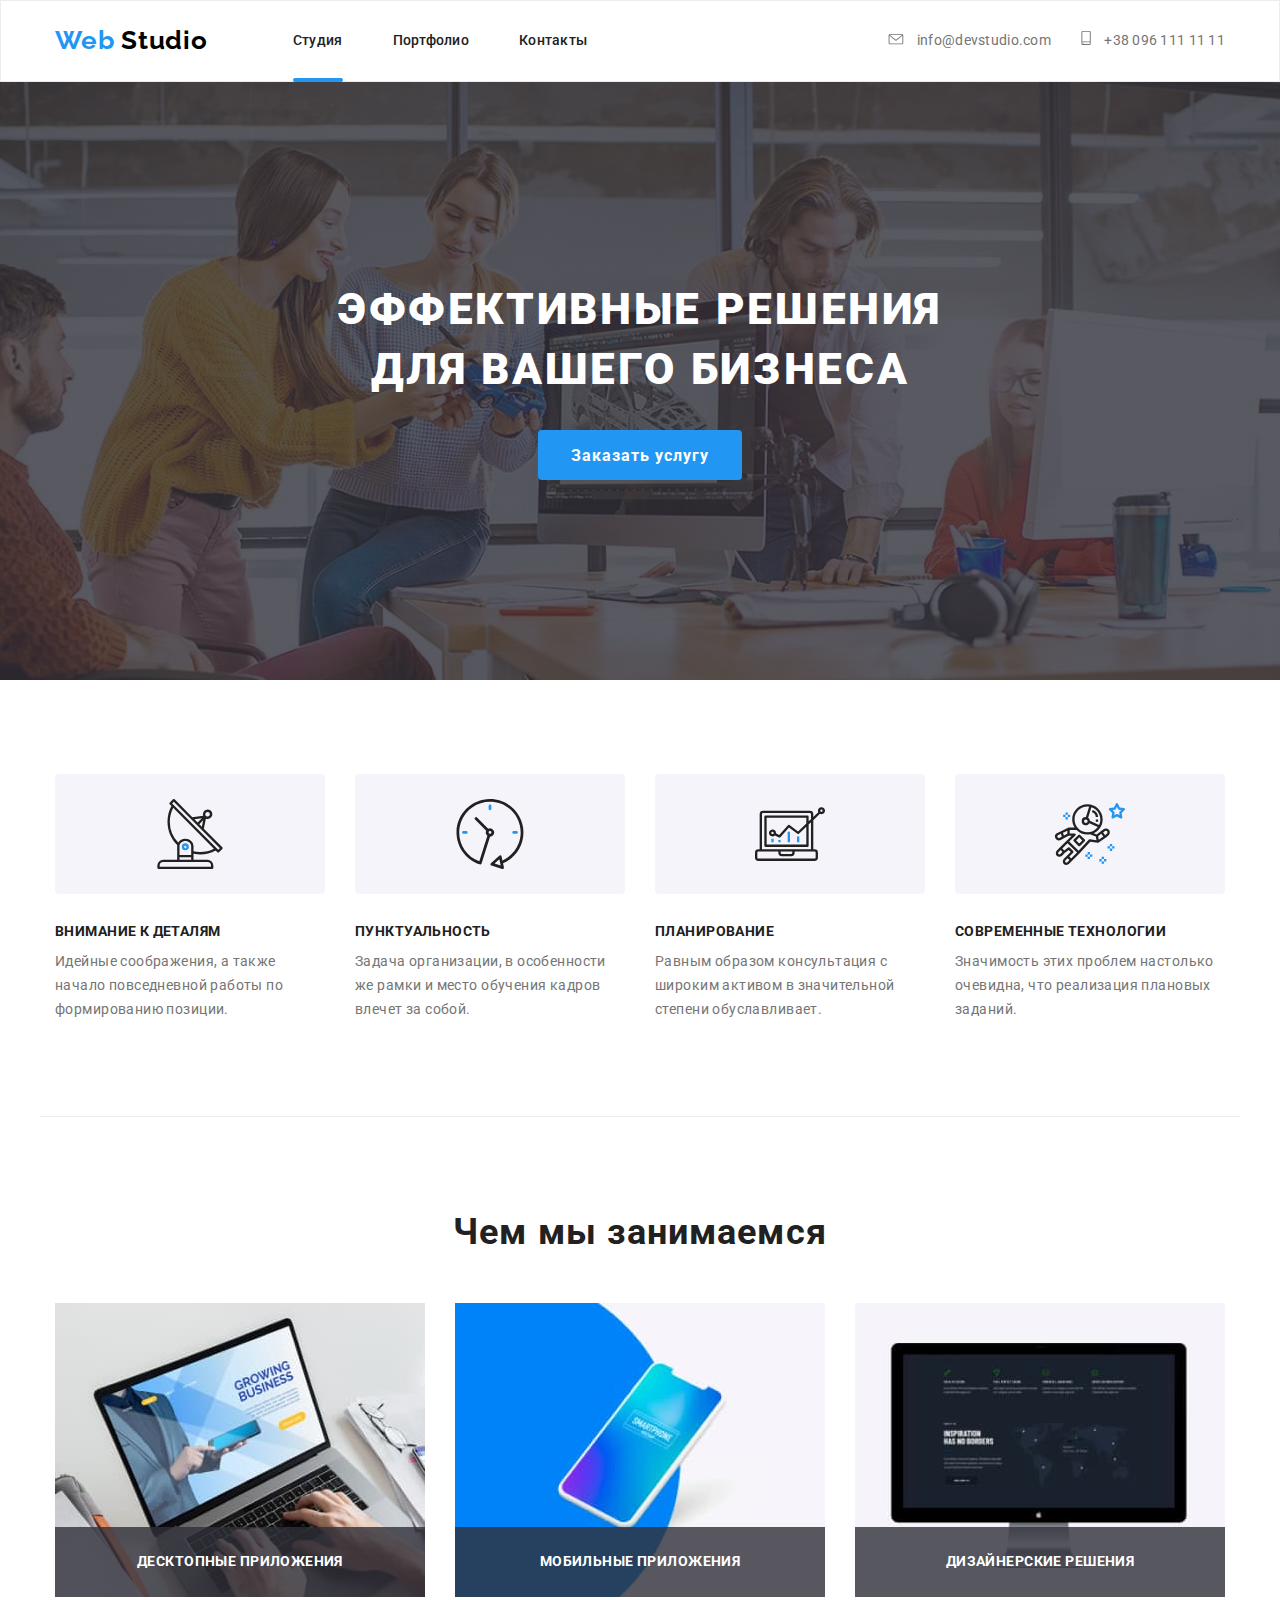
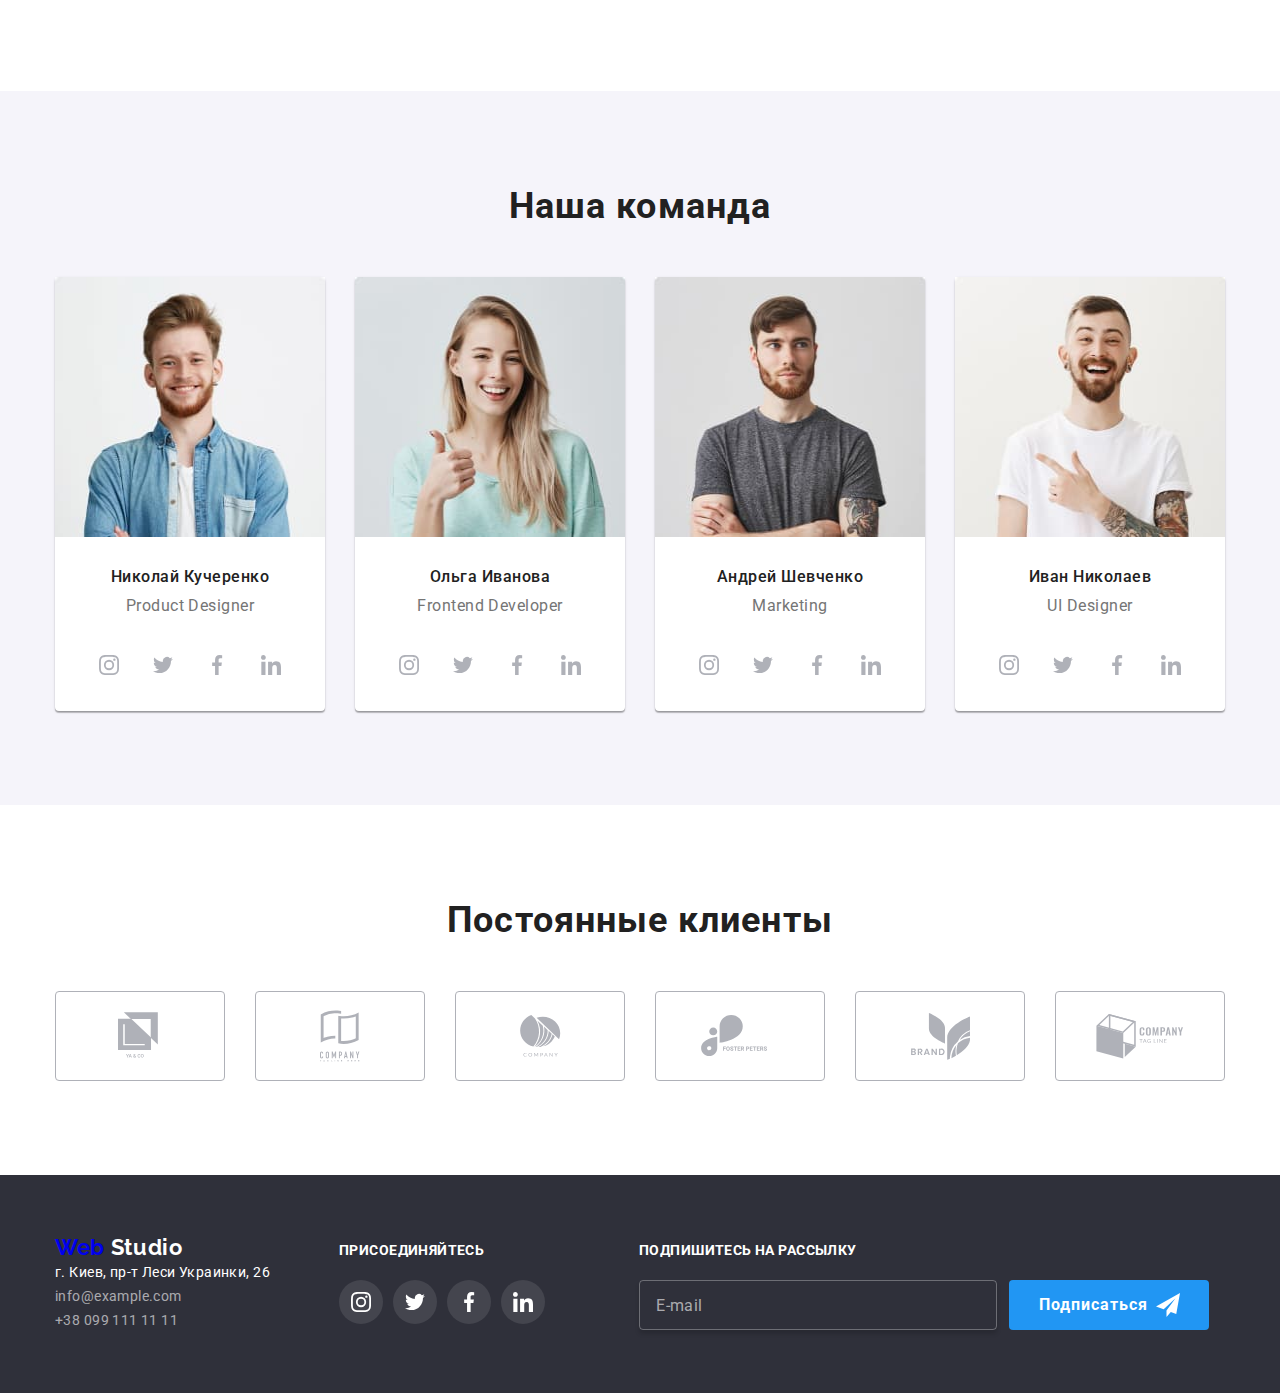
<file: index.html>
<!DOCTYPE html>
<html lang="ru">
    <head>
        <meta charset="UTF-8"/>
        <meta name="viewport" content="width=device-width, initial-scale=1.0"/>
        <title lang="en">Web Studio</title>
        <link href="https://fonts.googleapis.com/css2?family=Raleway:wght@700&family=Roboto:wght@400;500;700;900&display=swap" rel="stylesheet"/>
        <link rel="stylesheet" href="https://cdnjs.cloudflare.com/ajax/libs/modern-normalize/0.6.0/modern-normalize.min.css"/>
        <link rel="stylesheet" href="./css/styles.css"/>
    </head>
    <body>
    <!-- Шапка сайта -->
        <header class="page-header">
        <!-- Главная навигация -->
        <div class="container header-menu">
            <nav>
                <a href="./index.html" lang="en" class="studio-logo">Web <span class="logo">Studio</span></a>
                <!-- Навигация на другие страницы -->
                <ul class="nav-bar">
                    <li><a href="./index.html" class="link current">Студия</a></li>
                    <li><a href="./portfolio.html" target="_blank" class="link">Портфолио</a></li>
                    <li><a href="./contacts.html" target="_blank" class="link">Контакты</a></li>
                </ul>
                </nav>
                <ul class="contacts">
                    <li>
                        <a href="mailto:info@devstudio.com" class="studio-contacts">
                            <svg class="icon-envelope"><use href="./images/sprite.svg#icon-envelope"></use></svg>
                            info@devstudio.com</a>
                    </li>
                    <li>
                        <a href="tel:+380961111111" class="studio-contacts">
                            <svg class="icon-smartphone"><use href="./images/sprite.svg#icon-smartphone"></use></svg>
                            +38 096 111 11 11</a>
                    </li>
                </ul>
        </div>
        </header>

    <!-- Основной контент веб-студии -->
        <main>
        <!-- Основной баннер -->
            <section>
                <div class="banner">
                <div class="banner-text-box"><h1 class="banner-text">Эффективные решения для вашего бизнеса</h1></div>
                <button type="button" class="order" data-modal-open>Заказать услугу</button>
                </div>
            </section>

        <!-- Наши преимущества -->
            <section class="our-benefits">
                <div class="box">
                    <div class="container">
                        <h2 class="visually-hidden">Наши преимущества</h2>
                        <ul class="benefits-list">
                            <li>
                                <div class="bnf-icon"><svg width="70" height="70"><use href="./images/sprite.svg#icon-antenna"></use></svg></div>
                                <h3 class="title">Внимание к деталям</h3>
                                <p>Идейные соображения, а также начало повседневной работы по формированию позиции.</p>
                            </li>
                            <li>
                                <div class="bnf-icon"><svg width="70" height="70"><use href="./images/sprite.svg#icon-clock"></use></svg></div>
                                <h3 class="title">Пунктуальность</h3>
                                <p>Задача организации, в особенности же рамки и место обучения кадров влечет за собой.</p>
                            </li>
                            <li>
                                <div class="bnf-icon"><svg width="70" height="70"><use href="./images/sprite.svg#icon-diagram"></use></svg></div>
                                <h3 class="title">Планирование</h3>
                                <p>Равным образом консультация с широким активом в значительной степени обуславливает.</p>
                            </li>
                            <li>
                                <div class="bnf-icon"><svg width="70" height="70"><use href="./images/sprite.svg#icon-astronaut"></use></svg></div>
                                <h3 class="title">Современные технологии</h3>
                                <p>Значимость этих проблем настолько очевидна, что реализация плановых заданий.</p>
                            </li>
                        </ul>
                    </div>
                </div>
            </section>

        <!-- Область разработки -->
            <section class="section">
                <div class="container">
                <h2 class="projects-title">Чем мы занимаемся</h2>
                <ul class="categories">
                    <li class="target-img">
                        <img src="./images/our-projects/desktop.jpg" alt="Открытый ноутбук" width="370" height="294"/>
                        <h3 class="project">Десктопные приложения</h3>
                    </li>
                    <li class="target-img">
                        <img src="./images/our-projects/mobile.jpg" alt="Мобильный телефон" width="370" height="294"/>
                        <h3 class="project">Мобильные приложения</h3>
                    </li>
                    <li class="target-img">
                        <img src="./images/our-projects/design.jpg" alt="Дисплей с примером дизайна" width="370" height="294"/>
                        <h3 class="project">Дизайнерские решения</h3>
                    </li>
                </ul>
                </div>
            </section>

        <!-- Сотрудники -->
            <section class="team section">
                <div class="container">
                    <h2 class="team-title">Наша команда</h2>
                    <ul lang="en" class="team-list">
                        <li class="employee-card">
                            <img src="./images/employee/n-kucherenko.jpg" alt="John Smith" width="270" height="260"/>
                            <h3 class="employee-name">Николай Кучеренко</h3>
                            <p class="employee-position">Product Designer</p>
                            <ul class="social-links-list">
                                <li class="icon">
                                    <a href="http://www.instagram.com" target="_blank" rel="noreferrer noopener" aria-label="Instagram link">
                                        <svg width="20" height="20"><use href="./images/sprite.svg#icon-instagram"></use></svg>
                                    </a>
                                </li>
                                <li class="icon">
                                    <a href="http://www.twitter.com" target="_blank" rel="noreferrer noopener" aria-label="Twitter link">
                                        <svg width="20" height="20"><use href="./images/sprite.svg#icon-twitter"></use></svg>
                                    </a>
                                </li>
                                <li class="icon">
                                    <a href="http://www.facebook.com" target="_blank" rel="noreferrer noopener" aria-label="Facebook link">
                                        <svg width="20" height="20"><use href="./images/sprite.svg#icon-facebook"></use></svg> 
                                    </a>
                                </li>
                                <li class="icon">
                                    <a href="http://www.linkedin.com" target="_blank" rel="noreferrer noopener" aria-label="LinkedIn link">
                                        <svg width="20" height="20"><use href="./images/sprite.svg#icon-linkedin"></use></svg>
                                    </a>
                                </li>
                            </ul>
                        </li>
                        <li class="employee-card">
                            <img src="./images/employee/o-ivanova.jpg" alt="Marta Stewart" width="270" height="260"/>
                            <h3 class="employee-name">Ольга Иванова</h3>
                            <p class="employee-position">Frontend Developer</p>
                            <ul class="social-links-list">
                                <li class="icon">
                                    <a href="http://www.instagram.com" target="_blank" rel="noreferrer noopener" aria-label="Instagram link">
                                        <svg width="20" height="20"><use href="./images/sprite.svg#icon-instagram"></use></svg>
                                    </a>
                                </li>
                                <li class="icon">
                                    <a href="http://www.twitter.com" target="_blank" rel="noreferrer noopener" aria-label="Twitter link">
                                        <svg width="20" height="20"><use href="./images/sprite.svg#icon-twitter"></use></svg>
                                    </a>
                                </li>
                                <li class="icon">
                                    <a href="http://www.facebook.com" target="_blank" rel="noreferrer noopener" aria-label="Facebook link">
                                        <svg width="20" height="20"><use href="./images/sprite.svg#icon-facebook"></use></svg> 
                                    </a>
                                </li>
                                <li class="icon">
                                    <a href="http://www.linkedin.com" target="_blank" rel="noreferrer noopener" aria-label="LinkedIn link">
                                        <svg width="20" height="20"><use href="./images/sprite.svg#icon-linkedin"></use></svg>
                                    </a>
                                </li>
                            </ul>
                        </li>
                        <li class="employee-card">
                            <img src="./images/employee/a-shevchenko.jpg" alt="Robert Jakis" width="270" height="260"/>
                            <h3 class="employee-name">Андрей Шевченко</h3>
                            <p class="employee-position">Marketing</p>
                            <ul class="social-links-list">
                                <li class="icon">
                                    <a href="http://www.instagram.com" target="_blank" rel="noreferrer noopener" aria-label="Instagram link">
                                        <svg width="20" height="20"><use href="./images/sprite.svg#icon-instagram"></use></svg>
                                    </a>
                                </li>
                                <li class="icon">
                                    <a href="http://www.twitter.com" target="_blank" rel="noreferrer noopener" aria-label="Twitter link">
                                        <svg width="20" height="20"><use href="./images/sprite.svg#icon-twitter"></use></svg>
                                    </a>
                                </li>
                                <li class="icon">
                                    <a href="http://www.facebook.com" target="_blank" rel="noreferrer noopener" aria-label="Facebook link">
                                        <svg width="20" height="20"><use href="./images/sprite.svg#icon-facebook"></use></svg> 
                                    </a>
                                </li>
                                <li class="icon">
                                    <a href="http://www.linkedin.com" target="_blank" rel="noreferrer noopener" aria-label="LinkedIn link">
                                        <svg width="20" height="20"><use href="./images/sprite.svg#icon-linkedin"></use></svg>
                                    </a>
                                </li>
                            </ul>
                        </li>

                        <li class="employee-card">
                            <img src="./images/employee/i-nikolaev.jpg" alt="Martin Doe" width="270" height="260"/>
                            <h3 class="employee-name">Иван Николаев</h3>
                            <p class="employee-position">UI Designer</p>
                            <ul class="social-links-list">
                                <li class="icon">
                                    <a href="http://www.instagram.com" target="_blank" rel="noreferrer noopener" aria-label="Instagram link">
                                        <svg width="20" height="20"><use href="./images/sprite.svg#icon-instagram"></use></svg>
                                    </a>
                                </li>
                                <li class="icon">
                                    <a href="http://www.twitter.com" target="_blank" rel="noreferrer noopener" aria-label="Twitter link">
                                        <svg width="20" height="20"><use href="./images/sprite.svg#icon-twitter"></use></svg>
                                    </a>
                                </li>
                                <li class="icon">
                                    <a href="http://www.facebook.com" target="_blank" rel="noreferrer noopener" aria-label="Facebook link">
                                        <svg width="20" height="20"><use href="./images/sprite.svg#icon-facebook"></use></svg> 
                                    </a>
                                </li>
                                <li class="icon">
                                    <a href="http://www.linkedin.com" target="_blank" rel="noreferrer noopener" aria-label="LinkedIn link">
                                        <svg width="20" height="20"><use href="./images/sprite.svg#icon-linkedin"></use></svg>
                                    </a>
                                </li>
                            </ul>
                        </li>
                    </ul>
                </div>
            </section>

        <!-- Клиенты -->
            <section class="section">
                <div class="container">
                <h2 class="clients-title">Постоянные клиенты</h2>
                <ul class="clients-list">
                    <li>
                        <a href="" class="client-icon">
                        <svg width="44" height="49"><use href="./images/sprite.svg#icon-logo-1"></use></svg> 
                        </a>
                    </li>
                    <li>
                        <a href="" class="client-icon">
                            <svg width="40" height="52"><use href="./images/sprite.svg#icon-logo-2"></use></svg>                     
                        </a>
                    </li>
                    <li>
                        <a href="" class="client-icon">
                            <svg width="41" height="42"><use href="./images/sprite.svg#icon-logo-3"></use></svg>                       
                        </a>
                    </li>
                    <li>
                        <a href="" class="client-icon">
                            <svg width="79" height="42"><use href="./images/sprite.svg#icon-logo-4"></use></svg>
                        </a>
                    </li>
                    <li>
                        <a href="" class="client-icon">
                            <svg width="59" height="47"><use href="./images/sprite.svg#icon-logo-5"></use></svg>
                        </a>
                    </li>
                    <li>
                        <a href="" class="client-icon">
                            <svg width="88" height="45"><use href="./images/sprite.svg#icon-logo-6"></use></svg>
                        </a>
                    </li>
                </ul>
                </div>
            </section>
        </main>
    <!-- Подвал сайта -->
        <footer class="page-footer">
            <div class="container ">
                <div class="footer-box">
                    <div class="location">
                        <a href="./index.html" lang="en" class="studio-logo-footer">Web <span class="footer-logo">Studio</span></a>
                        <a href="" class="map-link">г. Киев, пр-т Леси Украинки, 26</a>
                        <address>
                        <a href="mailto:info@example.com" class="footer-contacts">info@example.com</a><br/>
                        <a href="tel:+380991111111" class="footer-contacts">+38 099 111 11 11</a>
                        </address>
                    </div>
                    <div class="community">
                        <b class="join-us">Присоединяйтесь</b>
                        <ul class="community-footer">
                            <li class="icon icon-footer">
                                <a href="http://www.instagram.com" target="_blank" rel="noreferrer noopener" aria-label="Instagram link">
                                    <svg width="20" height="20"><use href="./images/sprite.svg#icon-instagram"></use></svg>
                                </a>
                            </li>
                            <li class="icon icon-footer">
                                <a href="http://www.twitter.com" target="_blank" rel="noreferrer noopener" aria-label="Twitter link">
                                    <svg width="20" height="20"><use href="./images/sprite.svg#icon-twitter"></use></svg>
                                </a>
                            </li>
                            <li class="icon icon-footer">
                                <a href="http://www.facebook.com" target="_blank" rel="noreferrer noopener" aria-label="Facebook link">
                                    <svg width="20" height="20"><use href="./images/sprite.svg#icon-facebook"></use></svg> 
                                </a>
                            </li>
                            <li class="icon icon-footer">
                                <a href="http://www.linkedin.com" target="_blank" rel="noreferrer noopener" aria-label="LinkedIn link">
                                    <svg width="20" height="20"><use href="./images/sprite.svg#icon-linkedin"></use></svg>
                                </a>
                            </li>
                        </ul>
                    </div>
                    <div class="subscribtion">
                    <b class="join-us">Подпишитесь на рассылку</b>
                        <form class="footer-form js-speaker-form">
                            <label for="mail-sub"></label>
                            <input type="email" name="mail-sub" id="mail-sub" placeholder="E-mail" class="footer-input" required>
                            <button type="submit" class="subscribe-btn">Подписаться
                                <svg width="24" height="24"><use href="./images/sprite.svg#icon-send"></use></svg>
                            </button>
                        </form>                       
                    </div>
                </div>
            </div>
        </footer>

        <div class="backdrop is-hidden" data-modal>
            <div class="modal">
                <b class="modal-header">Оставьте свои данные, мы вам перезвоним</b>
                <button type="button" class="btn-close-modal" data-modal-close>
                    <svg width="18" height="18"><use href="./images/sprite.svg#icon-close-modal"></use></svg>
                </button>
                <form class="form js-speaker-form" autocomplete="off">
                    <label class="modal-form-field">
                        <input type="text" name="name" placeholder=" " class="modal-input">
                        <span class="input-label">Имя</span>
                        <svg width="18" height="18" class="icon-modal"><use href="./images/sprite.svg#form-name"></use></svg>
                    </label>
                    <label class="modal-form-field">
                        <input type="tel" name="tel" placeholder=" " class="modal-input">
                        <span class="input-label">Телефон</span>
                        <svg width="18" height="18" class="icon-modal"><use href="./images/sprite.svg#form-tel"></use></svg>
                    </label>
                    <label class="modal-form-field">
                        <input type="email" name="mail" placeholder=" " class="modal-input">
                        <span class="input-label">Почта</span> 
                        <svg width="18" height="18" class="icon-modal"><use href="./images/sprite.svg#form-mail"></use></svg>
                    </label>
                    <label class="comment-field">
                        <textarea name="comment" placeholder=" "></textarea>
                        <span class="input-label">Комментарий</span>
                    </label>
                    <label class="checkbox-label">
                        <input class="checkbox" type="checkbox" name="policy">
                        <span class="checkbox-icon"></span>
                        <span>Соглашаюсь с рассылкой и принимаю <a href="">Условия договора</a></span>
                    </label>
                    <button type="submit" class="order submit">Отправить</button>
                </form> 
            </div>
        </div>

        <script src="./js/modal.js"></script>
        <script src="./js/speaker-form.js"></script>
    </body>
</html>
</file>
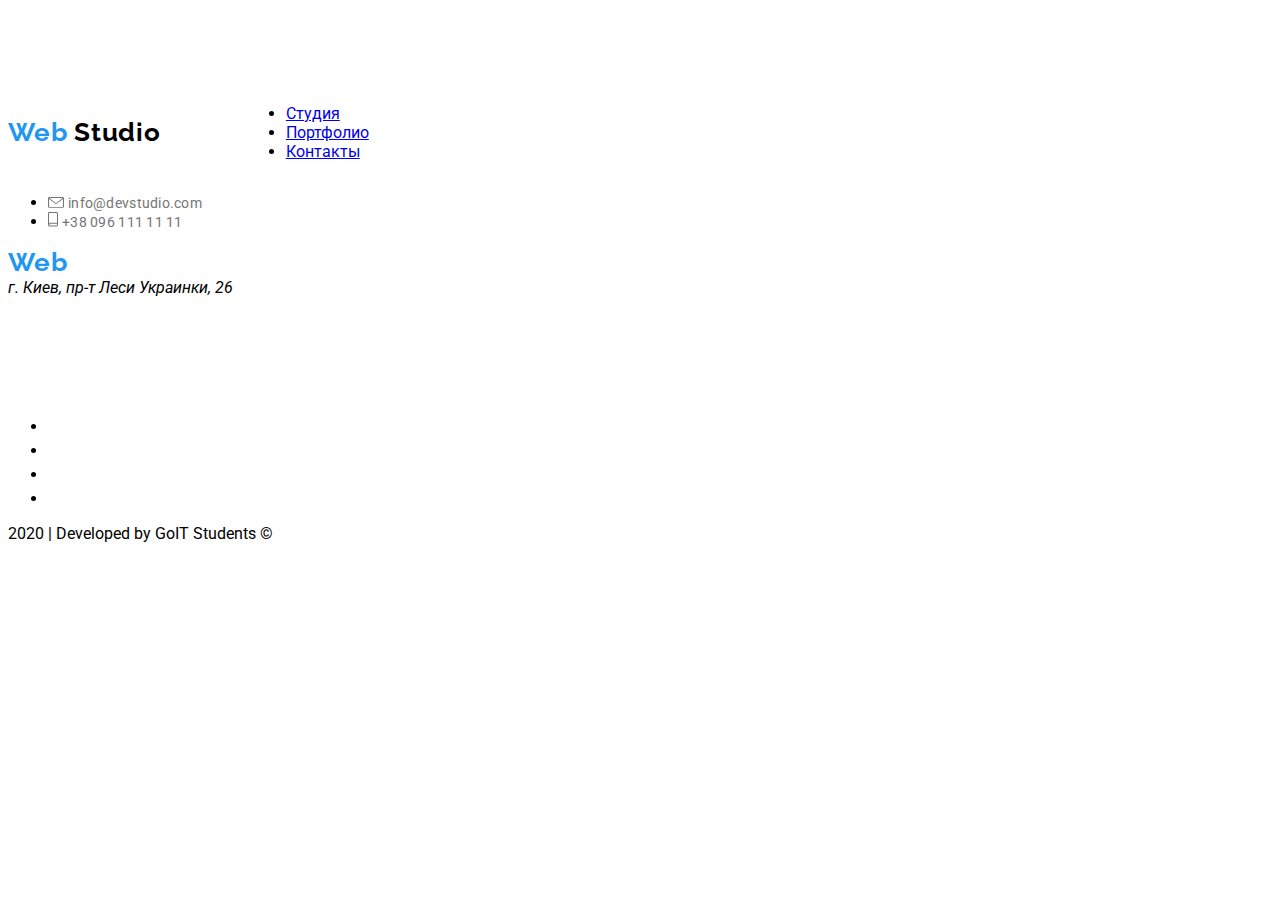
<file: contacts.html>
<!DOCTYPE html>
<html lang="ru">
<head>
    <meta charset="UTF-8">
    <meta name="viewport" content="width=device-width, initial-scale=1.0">
    <title>Контакты</title>
    <link rel="stylesheet" href="./css/styles.css">
    <link href="https://fonts.googleapis.com/css2?family=Roboto:wght@500&display=swap" rel="stylesheet">
    <link href="https://fonts.googleapis.com/css2?family=Raleway:wght@500&family=Roboto:wght@500&display=swap" rel="stylesheet">
</head>
<body>
    <!-- Шапка сайта -->
    <header>
        <!-- Главная навигация -->
        <nav>
            <a href="./index.html" lang="en" class="studio-logo">Web <span class="logo">Studio</span></a>
            <!-- Навигация на другие страницы -->
            <ul>
                <li><a href="./index.html" target="_blank" class="nav-link">Студия</a></li>
                <li><a href="./portfolio.html" target="_blank" class="nav-link">Портфолио</a></li>
                <li><a href="./contacts.html" class="nav-link">Контакты</a></li>
            </ul>
        </nav>

        <ul>
            <li>
                <svg width="16" height="11" viewBox="0 0 16 11" fill="none" xmlns="http://www.w3.org/2000/svg">
                <path d="M14.5 0H1.50001C0.672854 0 0 0.608544 0 1.35664V9.49644C0 10.2445 0.672854 10.8531 1.50001 10.8531H14.5C15.3271 10.8531 16 10.2445 16 9.49644V1.35664C16 0.608544 15.3271 0 14.5 0ZM14.5 0.904418C14.5679 0.904418 14.6325 0.917165 14.6916 0.939428L8 6.18479L1.30833 0.939428C1.36742 0.917196 1.43204 0.904418 1.49998 0.904418H14.5ZM14.5 9.94863H1.50001C1.22414 9.94863 0.999996 9.74594 0.999996 9.49641V1.89496L7.67236 7.12497C7.76661 7.1987 7.8833 7.23538 8 7.23538C8.1167 7.23538 8.23339 7.19874 8.32764 7.12497L15 1.89496V9.49644C15 9.74594 14.7759 9.94863 14.5 9.94863Z" fill="#757575"/>
                </svg>
                <a href="mailto:info@devstudio.com" class="studio-contacts">info@devstudio.com</a>
            </li>
            <li>
                <svg width="10" height="15" viewBox="0 0 10 15" fill="none" xmlns="http://www.w3.org/2000/svg">
                    <path d="M8.5 0H1.5C0.672848 0 0 0.60854 0 1.35663V13.1141C0 13.8622 0.672848 14.4708 1.5 14.4708H8.5C9.32715 14.4708 10 13.8622 10 13.1141V1.35663C10 0.60854 9.32715 0 8.5 0ZM1.5 0.904423H8.5C8.77588 0.904423 9 1.10712 9 1.35663V10.8531H1V1.35663C1 1.10712 1.22412 0.904423 1.5 0.904423ZM8.5 13.5663H1.5C1.22412 13.5663 1 13.3636 1 13.1141V11.7575H9V13.1141C9 13.3636 8.77588 13.5663 8.5 13.5663Z" fill="#757575"/>
                    <path d="M2.35355 12.3422C2.54882 12.5188 2.54882 12.8051 2.35355 12.9817C2.15828 13.1583 1.84172 13.1583 1.64645 12.9817C1.45118 12.8051 1.45118 12.5188 1.64645 12.3422C1.84172 12.1656 2.15828 12.1656 2.35355 12.3422Z" fill="#757575"/>
                </svg>                   
                <a href="tel:+380961111111" class="studio-contacts">+38 096 111 11 11</a>
            </li>
        </ul>
    </header>
    <!-- Основные контакты веб-студии -->
   
    <!-- Подвал сайта -->
    <footer>
        <a href="./index.html" lang="en" class="studio-logo">Web <span class="footer-logo">Studio</span></a>
        <address>
            г. Киев, пр-т Леси Украинки, 26
        </address>
        <address>
            <a href="mailto:info@example.com" class="footer-contacts">info@example.com</a><br>
            <a href="tel:+380991111111" class="footer-contacts">+38 099 111 11 11</a>
          </address>
        <p class="join-us">Присоединяйтесь</p>           
        <ul>
            <li>
                <a href="http://www.instagram.com" target="_blank" rel="noreferrer noopener" aria-label="Instagram link">
                    <svg width="20" height="20" viewBox="0 0 20 20" fill="none" xmlns="http://www.w3.org/2000/svg">
                        <path d="M19.9804 5.88005C19.9336 4.81738 19.7617 4.0868 19.5156 3.45374C19.2616 2.78176 18.8709 2.18014 18.359 1.68002C17.8589 1.1721 17.2533 0.777435 16.5891 0.527447C15.9524 0.281274 15.2256 0.109427 14.163 0.0625732C13.0924 0.0117516 12.7525 0 10.0371 0C7.32173 0 6.98185 0.0117516 5.91521 0.0586052C4.85253 0.105459 4.12195 0.277459 3.48904 0.523479C2.81692 0.777435 2.2153 1.16814 1.71517 1.68002C1.20726 2.18014 0.812743 2.78573 0.562603 3.44992C0.31643 4.0868 0.144583 4.81341 0.0977294 5.87609C0.0469078 6.9467 0.0351562 7.28658 0.0351562 10.002C0.0351562 12.7173 0.0469078 13.0572 0.0937614 14.1239C0.140615 15.1865 0.312615 15.9171 0.558787 16.5502C0.812743 17.2221 1.20726 17.8238 1.71517 18.3239C2.2153 18.8318 2.82088 19.2265 3.48508 19.4765C4.12195 19.7226 4.84856 19.8945 5.91139 19.9413C6.97788 19.9883 7.31791 19.9999 10.0333 19.9999C12.7487 19.9999 13.0885 19.9883 14.1552 19.9413C15.2179 19.8945 15.9484 19.7226 16.5813 19.4765C17.9254 18.9568 18.9881 17.8941 19.5078 16.5502C19.7538 15.9133 19.9258 15.1865 19.9727 14.1239C20.0195 13.0572 20.0313 12.7173 20.0313 10.002C20.0313 7.28658 20.0273 6.9467 19.9804 5.88005ZM18.1794 14.0457C18.1364 15.0225 17.9723 15.5499 17.8356 15.9015C17.4995 16.7728 16.808 17.4643 15.9367 17.8004C15.5851 17.9372 15.0538 18.1012 14.0809 18.1441C13.026 18.1911 12.7096 18.2027 10.0411 18.2027C7.37255 18.2027 7.05221 18.1911 6.00113 18.1441C5.02438 18.1012 4.49693 17.9372 4.1453 17.8004C3.71171 17.6402 3.31704 17.3862 2.9967 17.0541C2.6646 16.7298 2.41065 16.3391 2.2504 15.9055C2.11365 15.5539 1.94959 15.0225 1.90671 14.0497C1.8597 12.9948 1.8481 12.6783 1.8481 10.0097C1.8481 7.34122 1.8597 7.02087 1.90671 5.96995C1.94959 4.99319 2.11365 4.46575 2.2504 4.11412C2.41065 3.68038 2.6646 3.28586 3.00067 2.96536C3.32483 2.63327 3.71553 2.37931 4.14927 2.21921C4.5009 2.08247 5.03231 1.9184 6.0051 1.87537C7.05999 1.82851 7.37652 1.81676 10.0449 1.81676C12.7174 1.81676 13.0337 1.82851 14.0848 1.87537C15.0616 1.9184 15.589 2.08247 15.9407 2.21921C16.3742 2.37931 16.7689 2.63327 17.0893 2.96536C17.4213 3.28967 17.6753 3.68038 17.8356 4.11412C17.9723 4.46575 18.1364 4.99701 18.1794 5.96995C18.2263 7.02484 18.238 7.34122 18.238 10.0097C18.238 12.6783 18.2263 12.9908 18.1794 14.0457Z" fill="#FFFFFF"/>
                        <path d="M10.0371 4.86414C7.20074 4.86414 4.89941 7.16531 4.89941 10.0019C4.89941 12.8384 7.20074 15.1396 10.0371 15.1396C12.8737 15.1396 15.1749 12.8384 15.1749 10.0019C15.1749 7.16531 12.8737 4.86414 10.0371 4.86414ZM10.0371 13.3346C8.19702 13.3346 6.70442 11.8421 6.70442 10.0019C6.70442 8.16159 8.19702 6.66914 10.0371 6.66914C11.8774 6.66914 13.3698 8.16159 13.3698 10.0019C13.3698 11.8421 11.8774 13.3346 10.0371 13.3346Z" fill="#FFFFFF"/>
                        <path d="M16.5775 4.6611C16.5775 5.32346 16.0404 5.86052 15.3779 5.86052C14.7155 5.86052 14.1785 5.32346 14.1785 4.6611C14.1785 3.99858 14.7155 3.46167 15.3779 3.46167C16.0404 3.46167 16.5775 3.99858 16.5775 4.6611Z" fill="#FFFFFF"/>
                    </svg>
                </a>  
            </li>
            <li>
                <a href="http://www.twitter.com" target="_blank" rel="noreferrer noopener" aria-label="Twitter link">
                    <svg width="20" height="20" viewBox="0 0 20 20" fill="none" xmlns="http://www.w3.org/2000/svg">
                        <path d="M20 3.79875C19.2563 4.125 18.4637 4.34125 17.6375 4.44625C18.4875 3.93875 19.1363 3.14125 19.4412 2.18C18.6488 2.6525 17.7738 2.98625 16.8412 3.1725C16.0887 2.37125 15.0162 1.875 13.8462 1.875C11.5763 1.875 9.74875 3.7175 9.74875 5.97625C9.74875 6.30125 9.77625 6.61375 9.84375 6.91125C6.435 6.745 3.41875 5.11125 1.3925 2.6225C1.03875 3.23625 0.83125 3.93875 0.83125 4.695C0.83125 6.115 1.5625 7.37375 2.6525 8.1025C1.99375 8.09 1.3475 7.89875 0.8 7.5975C0.8 7.61 0.8 7.62625 0.8 7.6425C0.8 9.635 2.22125 11.29 4.085 11.6712C3.75125 11.7625 3.3875 11.8062 3.01 11.8062C2.7475 11.8062 2.4825 11.7913 2.23375 11.7362C2.765 13.36 4.2725 14.5538 6.065 14.5925C4.67 15.6838 2.89875 16.3412 0.98125 16.3412C0.645 16.3412 0.3225 16.3263 0 16.285C1.81625 17.4563 3.96875 18.125 6.29 18.125C13.835 18.125 17.96 11.875 17.96 6.4575C17.96 6.27625 17.9538 6.10125 17.945 5.9275C18.7588 5.35 19.4425 4.62875 20 3.79875Z" fill="#FFFFFF"/>
                    </svg>
                </a>                       
            </li>
            <li>
                <a href="http://www.facebook.com" target="_blank" rel="noreferrer noopener" aria-label="Facebook link">
                    <svg width="20" height="20" viewBox="0 0 20 20" fill="none" xmlns="http://www.w3.org/2000/svg">
                        <path d="M13.3308 3.32083H15.1566V0.140833C14.8416 0.0975 13.7583 0 12.4966 0C9.8641 0 8.06076 1.65583 8.06076 4.69917V7.5H5.15576V11.055H8.06076V20H11.6224V11.0558H14.4099L14.8524 7.50083H11.6216V5.05167C11.6224 4.02417 11.8991 3.32083 13.3308 3.32083Z" fill="#FFFFFF"/>
                    </svg>
                </a>                           
            </li>
            <li>
                <a href="http://www.linkedin.com" target="_blank" rel="noreferrer noopener" aria-label="LinkedIn link">
                    <svg width="20" height="20" viewBox="0 0 20 20" fill="none" xmlns="http://www.w3.org/2000/svg">
                        <path d="M19.9951 20.0001V19.9993H20.0001V12.6643C20.0001 9.07593 19.2276 6.31177 15.0326 6.31177C13.0159 6.31177 11.6626 7.41843 11.1101 8.4676H11.0517V6.64677H7.07422V19.9993H11.2159V13.3876C11.2159 11.6468 11.5459 9.96343 13.7017 9.96343C15.8259 9.96343 15.8576 11.9501 15.8576 13.4993V20.0001H19.9951Z" fill="#FFFFFF"/>
                        <path d="M0.330078 6.64746H4.47675V20H0.330078V6.64746Z" fill="#FFFFFF"/>
                        <path d="M2.40167 0C1.07583 0 0 1.07583 0 2.40167C0 3.7275 1.07583 4.82583 2.40167 4.82583C3.7275 4.82583 4.80333 3.7275 4.80333 2.40167C4.8025 1.07583 3.72667 0 2.40167 0V0Z" fill="#FFFFFF"/>
                    </svg>
                </a>                           
            </li>
        </ul>
        <p class="copyright">2020 | Developed by GoIT Students &copy;</p>

    </footer>
    
</body>
</html>
</file>
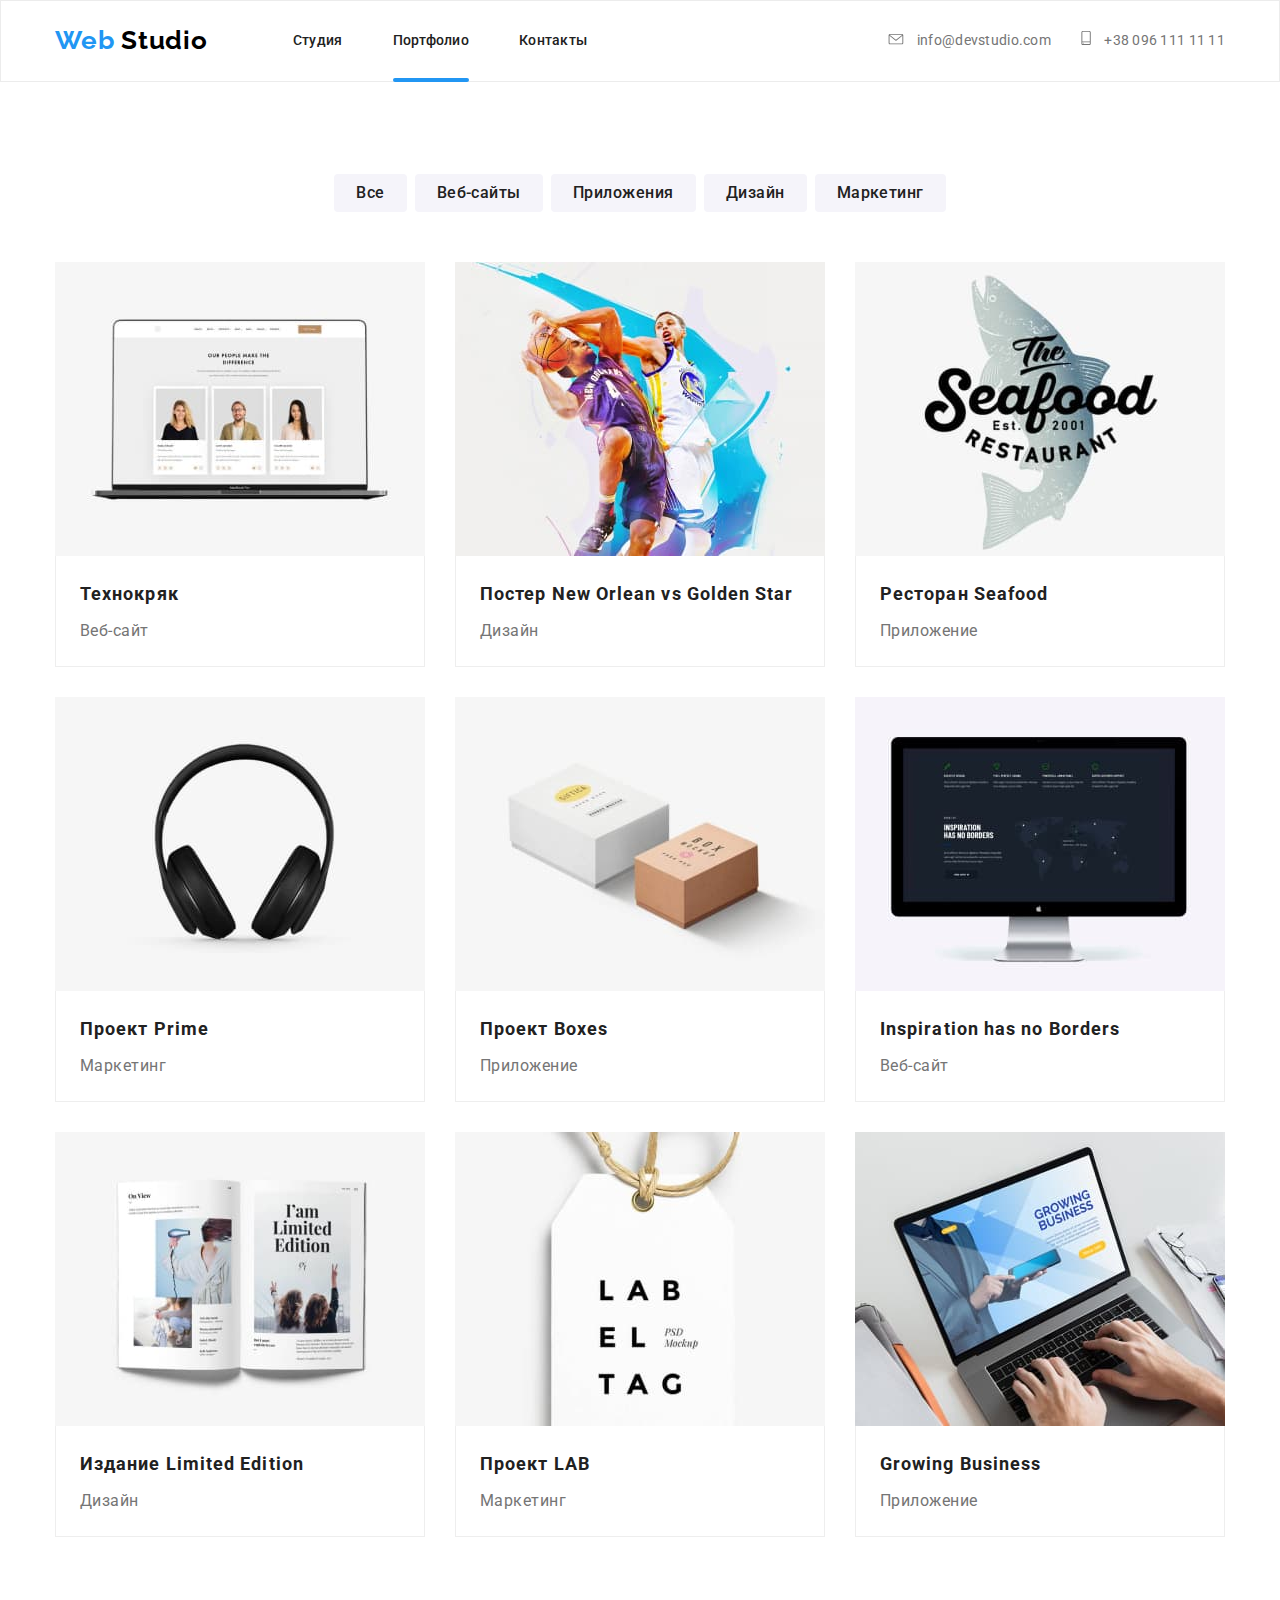
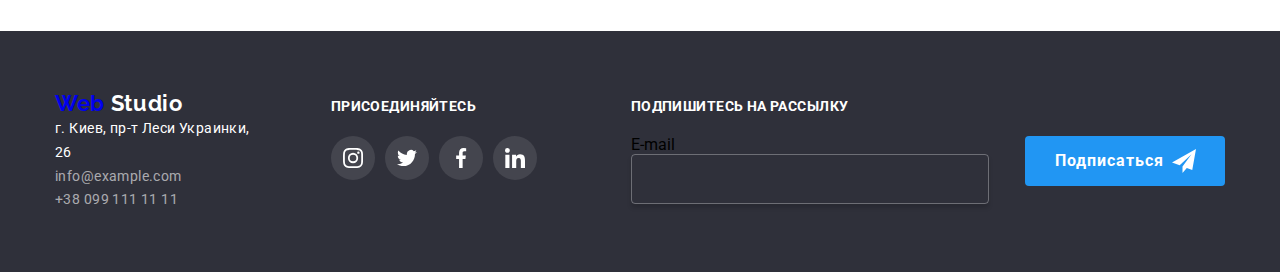
<file: portfolio.html>
<!DOCTYPE html>
<html lang="ru">
<head>
    <meta charset="UTF-8">
    <meta name="viewport" content="width=device-width, initial-scale=1.0">
    <title>Портфолио</title>
    <link href="https://fonts.googleapis.com/css2?family=Raleway:wght@700&family=Roboto:wght@400;500;700;900&display=swap" rel="stylesheet">
    <link rel="stylesheet" href="https://cdnjs.cloudflare.com/ajax/libs/modern-normalize/0.6.0/modern-normalize.min.css"/>
    <link rel="stylesheet" href="./css/styles.css">
</head>
<body>
    <!-- Шапка сайта -->
    <header class="page-header">
        <!-- Главная навигация -->
        <div class="container header-menu">
            <nav>
                <a href="./index.html" lang="en" class="studio-logo">Web <span class="logo">Studio</span></a>
                <!-- Навигация на другие страницы -->
                <ul class="nav-bar">
                    <li><a href="./index.html" class="link">Студия</a></li>
                    <li><a href="./portfolio.html" target="_blank" class="link current">Портфолио</a></li>
                    <li><a href="./contacts.html" target="_blank" class="link">Контакты</a></li>
                </ul>
                </nav>
                <ul class="contacts">
                    <li>
                        <a href="mailto:info@devstudio.com" class="studio-contacts">
                            <svg class="icon-envelope"><use href="./images/sprite.svg#icon-envelope"></use></svg>
                            info@devstudio.com</a>
                    </li>
                    <li>
                        <a href="tel:+380961111111" class="studio-contacts">
                            <svg class="icon-smartphone"><use href="./images/sprite.svg#icon-smartphone"></use></svg>
                            +38 096 111 11 11</a>
                    </li>
                </ul>
        </div>
    </header>
    <!-- Основной контент портфолио веб-студии -->
    <!-- Навигация по альбомам -->
    <main>
        <section class="section">
            <div class="container">      
                <h1 class="visually-hidden">Карточки проектов</h1>
                <ul class="filter">
                    <li class="filter-btn"><button type="button" class="nav-portfolio">Все</button></li>
                    <li class="filter-btn"><button type="button" class="nav-portfolio">Веб-сайты</button></li>
                    <li class="filter-btn"><button type="button" class="nav-portfolio">Приложения</button></li>
                    <li class="filter-btn"><button type="button" class="nav-portfolio">Дизайн</button></li>
                    <li class="filter-btn"><button type="button" class="nav-portfolio">Маркетинг</button></li>
                </ul>
            </div>
        <!-- Примеры работ -->
            <div class="container">
                <ul class="work-list">
                    <li>
                        <a href="" class="work-item">
                            <div class="project-img">
                                <img src="./images/portfolio/project-1.jpg" alt="Оформление сайта" width="370" height="294"/>
                                <p class="overlay">Технокряк это современная площадка распространения коронавируса. Компании используют эту платформу для цифрового шпионажа и атак на защищённые сервера конкурентов.</p>
                            </div>
                            <div class="work-description">
                                <h2 class="list-title">Технокряк</h2>
                                <p class="work-type">Веб-сайт</p>
                            </div>
                        </a>
                    </li>
                    <li>
                        <a href="" class="work-item">
                            <div class="project-img">
                                <img src="./images/portfolio/project-2.jpg" alt="Постер с баскетболистами" width="370" height="294"/>
                                <p class="overlay">Технокряк это современная площадка распространения коронавируса. Компании используют эту платформу для цифрового шпионажа и атак на защищённые сервера конкурентов.</p>
                            </div>
                            <div class="work-description">
                                <h2 class="list-title">Постер New Orlean vs Golden Star</h2>
                                <p class="work-type">Дизайн</p>
                            </div>
                        </a>
                    </li>
                    <li>
                        <a href="" class="work-item">
                            <div class="project-img">
                                <img src="./images/portfolio/project-3.jpg" alt="Лого ресторана" width="370" height="294">
                                <p class="overlay">Технокряк это современная площадка распространения коронавируса. Компании используют эту платформу для цифрового шпионажа и атак на защищённые сервера конкурентов.</p>
                            </div>
                            <div class="work-description">
                                <h2 class="list-title">Ресторан Seafood</h2>
                                <p class="work-type">Приложение</p>
                            </div>
                        </a>
                    </li>
                    <li>
                        <a href="" class="work-item">
                            <div class="project-img">
                                <img src="./images/portfolio/project-4.jpg" alt="Наушники" width="370" height="294">
                                <p class="overlay">Технокряк это современная площадка распространения коронавируса. Компании используют эту платформу для цифрового шпионажа и атак на защищённые сервера конкурентов.</p>
                            </div>
                            <div class="work-description">
                                <h2 class="list-title">Проект Prime</h2>
                                <p class="work-type">Маркетинг</p>
                            </div>
                        </a>
                    </li>
                    <li>
                        <a href="" class="work-item">
                            <div class="project-img">
                                <img src="./images/portfolio/project-5.jpg" alt="Картонные коробки" width="370" height="294">
                                <p class="overlay">Технокряк это современная площадка распространения коронавируса. Компании используют эту платформу для цифрового шпионажа и атак на защищённые сервера конкурентов.</p>
                            </div>
                            <div class="work-description">
                                <h2 class="list-title">Проект Boxes</h2>
                                <p class="work-type">Приложение</p>
                            </div>
                        </a>
                    </li>
                    <li>
                        <a href="" class="work-item">
                            <div class="project-img">
                                <img src="./images/portfolio/project-6.jpg" alt="Монитор" width="370" height="294">
                                <p class="overlay">Технокряк это современная площадка распространения коронавируса. Компании используют эту платформу для цифрового шпионажа и атак на защищённые сервера конкурентов.</p>
                            </div>
                            <div class="work-description">
                                <h2 lang="en" class="list-title">Inspiration has no Borders</h2>
                                <p class="work-type">Веб-сайт</p>
                            </div>
                        </a>
                    </li>
                    <li>
                        <a href="" class="work-item">
                            <div class="project-img">
                                <img src="./images/portfolio/project-7.jpg" alt="Открытый журнал" width="370" height="294">
                                <p class="overlay">Технокряк это современная площадка распространения коронавируса. Компании используют эту платформу для цифрового шпионажа и атак на защищённые сервера конкурентов.</p>
                            </div>
                            <div class="work-description">
                                <h2 class="list-title">Издание Limited Edition</h2>
                                <p class="work-type">Дизайн</p>
                            </div>
                        </a>
                    </li>
                    <li>
                        <a href="" class="work-item">
                            <div class="project-img">
                                <img src="./images/portfolio/project-8.jpg" alt="Бирка для изделия" width="370" height="294">
                                <p class="overlay">Технокряк это современная площадка распространения коронавируса. Компании используют эту платформу для цифрового шпионажа и атак на защищённые сервера конкурентов.</p>
                            </div>
                            <div class="work-description">
                                <h2 lang="en" class="list-title">Проект LAB</h2>
                                <p class="work-type">Маркетинг</p>
                            </div>
                        </a>
                    </li>
                    <li>
                        <a href="" class="work-item">
                            <div class="project-img">
                                <img src="./images/portfolio/project-9.jpg" alt="Открытый ноутбук" width="370" height="294">
                                <p class="overlay">Технокряк это современная площадка распространения коронавируса. Компании используют эту платформу для цифрового шпионажа и атак на защищённые сервера конкурентов.</p>
                            </div>
                            <div class="work-description">
                                <h2 class="list-title">Growing Business</h2>
                                <p class="work-type">Приложение</p>
                            </div>
                        </a>
                    </li>
                </ul>
            </div>
        </section>
    </main>
    <!-- Подвал сайта -->
    <footer class="page-footer">
        <div class="container ">
            <div class="footer-box">
                <div class="location">
                    <a href="./index.html" lang="en" class="studio-logo-footer">Web <span class="footer-logo">Studio</span></a>
                    <a href="" class="map-link">г. Киев, пр-т Леси Украинки, 26</a>
                    <address>
                    <a href="mailto:info@example.com" class="footer-contacts">info@example.com</a><br/>
                    <a href="tel:+380991111111" class="footer-contacts">+38 099 111 11 11</a>
                    </address>
                </div>
                <div class="community">
                    <b class="join-us">Присоединяйтесь</b>
                    <ul class="community-footer">
                        <li class="icon icon-footer">
                            <a href="http://www.instagram.com" target="_blank" rel="noreferrer noopener" aria-label="Instagram link">
                                <svg width="20" height="20"><use href="./images/sprite.svg#icon-instagram"></use></svg>
                            </a>
                        </li>
                        <li class="icon icon-footer">
                            <a href="http://www.twitter.com" target="_blank" rel="noreferrer noopener" aria-label="Twitter link">
                                <svg width="20" height="20"><use href="./images/sprite.svg#icon-twitter"></use></svg>
                            </a>
                        </li>
                        <li class="icon icon-footer">
                            <a href="http://www.facebook.com" target="_blank" rel="noreferrer noopener" aria-label="Facebook link">
                                <svg width="20" height="20"><use href="./images/sprite.svg#icon-facebook"></use></svg> 
                            </a>
                        </li>
                        <li class="icon icon-footer">
                            <a href="http://www.linkedin.com" target="_blank" rel="noreferrer noopener" aria-label="LinkedIn link">
                                <svg width="20" height="20"><use href="./images/sprite.svg#icon-linkedin"></use></svg>
                            </a>
                        </li>
                    </ul>
                </div>
                <div class="subscribtion">
                <b class="join-us">Подпишитесь на рассылку</b>
                    <form class="footer-form js-speaker-form">
                        <div class="form-field">
                            <label for="mail-sub" class="mail-label">E-mail</label>
                            <input type="email" name="mail-sub" id="mail-sub" placeholder=" " class="footer-input" required>
                        </div>
                        <button type="submit" class="subscribe-btn">Подписаться
                            <svg width="24" height="24"><use href="./images/sprite.svg#icon-send"></use></svg>
                        </button>
                    </form>                       
                </div>
            </div>
        </div>
    </footer>

</body>
</html>
</file>
<file: css/styles.css>
/* Палитра основных цветов лендинга
#757575; #2196F3; #212121; #FFFFFF; color: rgba(255, 255, 255, 0.6); color: rgba(255, 255, 255, 0.4);
#AFB1B8; #F5F4FA; #FFFFFF; #E5E5E5; #F5F4FA; #2F303A;*/

:root {
    --main-accent: #2196f3;
    --primary-page-text: #757575;
    --secondary-page-text: #212121;
    --logo-part-text: #000000;
    --page-hero-text: #ffffff;
    --footer-contacts: rgba(255, 255, 255, 0.6);
    --copyright: rgba(255, 255, 255, 0.4);
    --link-icons: #afb1b8;
    --bnf-icons-bg: #f5f4fa;
    --bnf-icons-1: #212121;
    --bnf-icons-2: #2196f3;
    --primary-bg: #ffffff;
    --fig-caption-bg: rgba(47, 48, 58, 0.8);
    --team-section-bg: #f5f4fa;
    --footer-bg: #2f303a;
    --footer-links-bg: rgba(255, 255, 255, 0.1);
    --portfolio-overlay: rgba(33, 150, 243, 0.9);
    --timing-function: cubic-bezier(0.4, 0, 0.2, 1);
    --animation-period: 250ms;
}

/* Шрифты  и главный фон страницы*/
body {
  padding-top: 80px;

  background-color: var(--primary-bg);

  font-family: 'Roboto', sans-serif;
}

img {
  display: block;
}

.visually-hidden {
  position: absolute;
  width: 1px;
  height: 1px;
  margin: -1px;
  padding: 0;
  overflow: hidden;
  border: 0;
  clip: rect(0 0 0 0);
}

.container {
  margin-left: auto;
  margin-right: auto;
  width: 1200px;
  padding-left: 15px;
  padding-right: 15px;
}

/* Шапка сайта */
.page-header {
  position: fixed;
  top: 0;
  left: 0;
  
  min-height: 80px;
  width: 100%;
  padding-top: 24px;
  padding-bottom: 25px;

  background-color: var(--primary-bg);
  border: 1px solid #ececec;
  z-index: 1;
}

.header-menu {
  display: flex;
  align-items: center;
}

/* Логотип веб-студии */
.studio-logo {
  display: inline-block;
  margin-right: 85px;
  color: var(--main-accent);

  font-family: Raleway;
  font-weight: 700;
  font-size: 26px;
  line-height: 1.2;
  letter-spacing: 0.03em;
  text-decoration: none;
}
/* Часть логотипа */
.logo {
  color: var(--logo-part-text);
}

nav {
  display: flex;
  align-items: center;
}

/* Меню навигации */
.nav-bar {
  display: flex;
  margin: 0px;
  padding: 0px;
  list-style-type: none;
}

.nav-bar .link {
  position: relative;

  color: var(--secondary-page-text);

  font-weight: 500;
  font-size: 14px;
  line-height: 1.14;
  letter-spacing: 0.02em;
  text-decoration: none;

  transition: var(--animation-period) var(--timing-function);
}

.nav-bar > li {
  margin-right: 50px;
}

.nav-bar > li:last-child {
  margin-right: 0px;
}

.current::after {
  content: '';

  position: absolute;
  left: 0;
  top: 45.5px;

  display: block;
  width: 100%;
  height: 4px;
  border-radius: 2px;

  background-color: var(--main-accent);
}

.link:hover,
.link:focus {
  color: var(--main-accent);
}

/* Контакты веб-студии */
.contacts {
  display: flex;
  align-items: center;

  margin-top: 0px;
  margin-right: 0px;
  margin-bottom: 0px;
  margin-left: auto;
  padding: 0px;

  list-style-type: none;
}

.contacts > li {
  margin-right: 30px;
}

.contacts > li:last-child {
  margin-right: 0px;
}

.studio-contacts {
  color: var(--primary-page-text);

  font-size: 14px;
  line-height: 1.14;
  letter-spacing: 0.02em;
  text-decoration: none;

  transition: var(--animation-period) var(--timing-function);
}

.studio-contacts:hover,
.studio-contacts:focus {
  color: var(--main-accent);
}

.icon-envelope {
  display: inline-flex;
  justify-content: center;
        
  width: 16px;
  height: 11px;
  margin-right: 10px;
  fill: currentColor;
  cursor: pointer;
}

.icon-smartphone {
  display: inline-flex;
  justify-content: center;
      
  width: 10px;
  height: 14px;
  margin-right: 10px;
  fill: currentColor;
  cursor: pointer;
}

/* Баннер с фоновым рисунком */
.banner {
  display: flex;
  flex-direction: column;
  justify-content: center;
  align-items: center;

  background-image: linear-gradient(to right, rgba(47, 48, 58, 0.8), rgba(47, 48, 58, 0.8)), url(../images/banner-image.jpg);
  background-color: rgba(47, 48, 58, 0.8);
  background-size: cover;
  background-repeat: no-repeat;
  background-position: center;

  max-width: 1600px;
  height: 600px;

  margin-left: auto;
  margin-right: auto;

  text-align: center;
}

.banner-text-box {
  display: inline-block;
  
  width: 696px;
  height: 120px;

  margin-bottom: 30px;
}

.banner-text {
  margin: 0px;
  margin: 0px;
  padding: 0px;

  font-weight: 900;
  font-size: 44px;
  line-height: 1.36;
  letter-spacing: 0.06em;
  text-transform: uppercase;

  color: var(--page-hero-text);
}

/* Кнопка заказа */
.order {

  padding: 10px 32px;
  min-width: 200px;
  max-height: 50px;

  border: 1px solid transparent;
  border-radius: 4px;

  color: var(--page-hero-text);
  background-color: var(--main-accent);

  font-weight: 700;
  font-size: 16px;
  line-height: 1.87;
  letter-spacing: 0.06em;
  text-decoration: none;
}

/* Основной контент */
.our-benefits {
  padding-top: 94px;

  color: var(--primary-page-text);

  font-size: 14px;
  line-height: 1.71;
  letter-spacing: 0.03em;
}

/* Наши преимущества */
.benefits-list {
  display: flex;
  justify-items: center;
  margin-top: 0px;
  margin-bottom: 0px;
  padding: 0px;

  list-style-type: none;
}

.bnf-icon {
  display: flex;
  justify-content: center;
  align-items: center;

  width: 270px;
  height: 120px;

  margin-bottom: 30px;
  border-radius: 4px;
    
  background-color:  var(--bnf-icons-bg);
}

.title {
  color: var(--secondary-page-text);
  margin-top: 0px;
  margin-bottom: 10px;

  font-weight: 700;
  font-size: 14px;
  line-height: 1.14;
  letter-spacing: 0.03em;
  text-transform: uppercase;
}

.benefits-list p {
  margin: 0px;
}

.benefits-list > li {
  margin-right: 30px;
}

.benefits-list > li:last-child {
  margin-right: 0px;
}

.box {
  border-bottom: 1px solid #ececec;

  width: 1200px;

  margin-left: auto;
  margin-right: auto;
  padding-bottom: 94px;
}

/* Чем мы занимаемся */
/* Заголовок секции */
.projects-title {
  color: var(--secondary-page-text);

  margin-top: 0px;
  margin-bottom: 50px;

  font-weight: 700;
  font-size: 36px;
  line-height: 1.17;
  letter-spacing: 0.03em;
  text-align: center;
}

.categories {
  display: flex;
  margin-top: 0px;
  margin-bottom: 0px;
  padding: 0px;

  list-style-type: none;
}

.categories > li {
  margin-right: 30px;
}

.categories > li:last-child {
  margin-right: 0px;
}

.target-img {
  position: relative;
}

/* Подписи к проектам */
.project {
  position: absolute;

  display: block;
  left: 0px;
  bottom: 0px;

  margin-top: 0px;
  margin-bottom: 0px;
  padding-top: 27px;
  padding-bottom: 27px;

  min-width: 370px;
  
  color: var(--page-hero-text);
  background-color: var(--fig-caption-bg);

  font-weight: 700;
  font-size: 14px;
  line-height: 1.14;
  letter-spacing: 0.03em;
  text-transform: uppercase;
  text-align: center;
}

/* Сотрудники */
.team {
  background-color: var(--team-section-bg);
}

/* Заголовок секции */
.team-title {
  margin-top: 0px;
  margin-bottom: 50px;

  color: var(--secondary-page-text);

  font-weight: bold;
  font-size: 36px;
  line-height: 1.17;
  letter-spacing: 0.03em;
  text-align: center;
}

.team-list {
  display: flex;
  margin-top: 0px;
  margin-bottom: 0px;
  padding: 0px;

  list-style-type: none;
}

.employee-card {
  margin-right: 30px;
  border-radius: 4px;

  text-align: center;

  background-color: var(--primary-bg);
  box-shadow: 0px 2px 1px rgba(0, 0, 0, 0.2), 0px 1px 1px rgba(0, 0, 0, 0.14), 0px 1px 3px rgba(0, 0, 0, 0.12);
}

.employee-card:last-child {
  margin-right: 0px;
}

.employee-card > img {
  margin-bottom: 30px;
}

/* Имя сотрудника */
.employee-name {
  margin-top: 0px;
  margin-bottom: 10px;

  color: var(--secondary-page-text);

  font-weight: 500;
  font-size: 16px;
  line-height: 1.19;
  letter-spacing: 0.03em;
}

/* Должность */
.employee-position {
  margin-top: 0px;
  margin-bottom: 28px;

  color: var(--primary-page-text);

  font-size: 16px;
  line-height: 1.19;
  letter-spacing: 0.03em;
}

.social-links-list {
  display: flex;
  align-items: center;
  justify-content: center;

  margin-top: 0px;
  margin-bottom: 24px;
  padding: 0px;

  list-style-type: none;
}

.icon {
  margin-right: 10px;  
}

.icon:last-child {
  margin-right: 0px;
}

.icon > a {
  display: flex;
  align-items: center;
  justify-content: center;

  width: 44px;
  height: 44px;

  border-radius: 50%;

  fill: var(--link-icons);

  transition: var(--animation-period) var(--timing-function);
}

.icon-footer > a {
  background-color: var(--footer-links-bg);
  fill: var(--page-hero-text);

  transition: var(--animation-period) var(--timing-function);
}

.icon a:hover,
.icon a:focus {
  background-color: var(--main-accent);
  fill: var(--page-hero-text);
}

/* Секция клиентов */
/* Заголовок секции */
.clients-title {
  margin-top: 0px;
  margin-bottom: 50px;

  color: var(--secondary-page-text);

  font-weight: 700;
  font-size: 36px;
  line-height: 1.17;
  letter-spacing: 0.03em;
  text-align: center;
}

.clients-list {
  display: flex;
  margin-top: 0px;
  margin-bottom: 0px;
  padding: 0px;

  list-style-type: none;
}

.clients-list > li {
  font-size: 0px;
  margin-right: 30px;
}

.clients-list > li:last-child {
  margin-right: 0px;
}

.client-icon {
  display: flex;
  align-items: center;
  justify-content: center;
  
  width: 170px;
  height: 90px;

  fill: var(--link-icons);

  border: 1px solid var(--link-icons);
  border-radius: 4px;

  transition: var(--animation-period) var(--timing-function);
}

.client-icon:hover,
.client-icon:focus {
  fill: var(--main-accent);
  border: 1px solid var(--main-accent);
}

/* Подвал сайта */
.page-footer {
  padding-top: 60px;
  padding-bottom: 60px;
  background-color: var(--footer-bg);
}

.footer-box {
  display: flex;
  align-items: baseline;
}

.location {
  display: inline-block;
  margin-right: 69px;
}

/* Логотип веб-студии в футере */
.studio-logo-footer {
  display: inline-block;

  font-family: Raleway;
  font-weight: 700;
  font-size: 22px;
  line-height: 1.18;
  letter-spacing: 0.03em;
  text-decoration: none;
}

.studio-logo-footer:visited {
  color: var(--main-accent);
}

.footer-logo {
  color: var(--page-hero-text);
}
/* Адрес веб-студии */
.map-link {
  display: block;

  color: var(--page-hero-text);

  font-style: normal;
  font-size: 14px;
  line-height: 1.71;
  letter-spacing: 0.03em;
  text-decoration: none;
}
/*  Контакты веб-студии в футере*/
.footer-contacts {
  color: var(--footer-contacts);

  font-style: normal;
  font-size: 14px;
  line-height: 1.71;
  letter-spacing: 0.03em;
  text-decoration: none;
}

/* Призыв "присоединяйтесь" */
.join-us {
  display: inline-block;
  margin-bottom: 21px;

  color: var(--page-hero-text);

  font-weight: 700;
  font-size: 14px;
  line-height: 1.14;
  letter-spacing: 0.03em;
  text-transform: uppercase;
}

.community-footer {
  display: flex;
  justify-content: center;

  margin-top: 0px;
  margin-bottom: 0px;
  padding: 0px;

  list-style-type: none;
}

.community-footer > li {
  margin-right: 10px;
}

.community-footer > li:last-child {
  margin-right: 94px;
}

/* Страница портфолио */

.section {
  padding-top: 94px;
  padding-bottom: 94px;
}

.filter {
  display: flex;
  justify-content: center;
  margin-top: 0px;
  margin-right: 0px;
  margin-bottom: 50px;
  margin-left: 0px;
  padding: 0px;

  list-style-type: none;
}

.nav-portfolio {
  min-height: 38px;
  padding: 6px 22px;

  border: none;
  border-radius: 4px;

  color: var(--secondary-page-text);
  background-color: var(--bnf-icons-bg);

  font-family: inherit;
  font-weight: 500;
  font-size: 16px;
  line-height: 1.62;
  text-align: center;
  letter-spacing: 0.03em;

  transition: var(--animation-period) var(--timing-function);
}

.filter-btn {
  margin-right: 8px;
}

.filter-btn:last-child {
  margin-right: 0px;
}

.nav-portfolio:hover,
.nav-portfolio:focus {
  color: var(--page-hero-text);
  background-color: var(--main-accent);
  box-shadow: 0px 2px 2px rgba(0, 0, 0, 0.12), 0px 1px 2px rgba(0, 0, 0, 0.08), 0px 3px 1px rgba(0, 0, 0, 0.1);
}

.work-list {
  display: flex;
  flex-wrap: wrap;
  margin: 0px;
  padding: 0px;
  list-style-type: none;
}

.work-list li {
  margin-right: 30px;
  margin-bottom: 30px;
}

.work-item {
  display: block;

  text-decoration: none;
}

.work-list li:nth-child(3n) {
  margin-right: 0px;
}

.work-list li:nth-last-child(-n + 3) {
  margin-bottom: 0px;
}

.project-img {
  position: relative;
  overflow: hidden;
}

.overlay {
  position: absolute;
  top: 0;
  left: 0;

  width: 100%;
  height: 100%;
  background-color: var(--portfolio-overlay);

  font-size: 18px;
  line-height: 1.56;
  letter-spacing: 0.03em;

  margin: 0px;
  padding: 63px 24px;

  color: var(--page-hero-text);

  transform: translateY(100%);
  opacity: 0;
  transition: var(--animation-period) var(--timing-function);
}

.work-item:hover,
.work-item:focus {
  box-shadow: 1px 4px 6px rgba(0, 0, 0, 0.16), 0px 4px 4px rgba(0, 0, 0, 0.06), 0px 1px 1px rgba(0, 0, 0, 0.12);
}

.work-item:hover .overlay,
.work-item:focus .overlay {
  transform: translateY(0);
  opacity: 1;
}

.list-title {
  margin-top: 0px;
  margin-bottom: 4px;
  padding: 0px;

  color: var(--secondary-page-text);

  font-weight: 700;
  font-size: 18px;
  line-height: 2;
  letter-spacing: 0.06em;
}

.work-type {
  margin: 0px;
  padding: 0px;

  color: var(--primary-page-text);

  font-size: 16px;
  line-height: 1.87;
  letter-spacing: 0.03em;
}

.work-description {
  padding: 20px 24px;
  border: 1px solid #eeeeee;
  border-top: transparent;

  background: var(--primary-bg);
}

/* Форма подписки в футере */

.subscription {
  display: flex;
}

.footer-form {
  display: flex;
}

.footer-input {
  display: inline-block;

  margin-right: 12px;
  padding: 15px 16px;
  
  width: 358px;
  height: 50px;

  border: 1px solid rgba(255, 255, 255, 0.3);

  box-shadow: 0px 4px 4px rgba(0, 0, 0, 0.15);
  border-radius: 4px;

  background-color: transparent;

  font-size: 16px;
  line-height: 1.25;
  letter-spacing: 0.03em;

  color: rgba(255, 255, 255, 0.6);
}

.footer-input::placeholder {
  font-size: 16px;
  line-height: 1.25;
  letter-spacing: 0.03em;

  color: rgba(255, 255, 255, 0.6);
}

.subscribe-btn {
 
  display: inline-flex;
  align-items: center;
  justify-content: space-between;
  
  padding-top: 10px;
  padding-bottom: 10px;
  padding-left: 29px;
  padding-right: 28px;
    
  min-width: 200px;
  max-height: 50px;

  border: 1px solid transparent;
  border-radius: 4px;

  color: var(--page-hero-text);
  background-color: var(--main-accent);

  font-weight: 700;
  font-size: 16px;
  line-height: 1.87;
  letter-spacing: 0.06em;
  text-decoration: none;

  fill: var(--primary-bg);
}

/* Модальное окно */

.backdrop {
  position: fixed;
  top: 0;
  left: 0;
  
  width: 100%;
  height: 100%;
  
  background-color: rgba(0, 0, 0, 0.2);

  z-index: 2;

  opacity: 1;

  transition: opacity var(--animation-period) var(--timing-function);
}

.backdrop.is-hidden {
  opacity: 0;
  pointer-events: none;
}

.backdrop.is-hidden .modal {
  transform: translate(-50%, -50%) scale(0.9);
}

.modal {
  position: absolute;
  top: 50%;
  left: 50%;
  transform: translate(-50%, -50%) scale(1);
  
  display: flex;
  flex-direction: column;
  align-items: center;

  max-width: 528px;
  max-height: 581px;

  padding: 40px;

  background-color: #fff;
  box-shadow: 0px 2px 1px rgba(0, 0, 0, 0.2), 0px 1px 1px rgba(0, 0, 0, 0.14), 0px 1px 3px rgba(0, 0, 0, 0.12);
  border-radius: 4px;

  transition: transform var(--animation-period) var(--timing-function);
}

.modal-header {
  position: relative;

  display: inline-block;

  margin-bottom: 30px;

  font-weight: bold;
  font-size: 20px;
  line-height: 23px;
  text-align: center;
  letter-spacing: 0.03em;

  color: var(--secondary-page-text);
}

.btn-close-modal {
  position: absolute;
  top: 8px;
  right: 8px;

  display: inline-flex;
  justify-content: center;
  align-items: center;
    
  width: 30px;
  height: 30px;

  background-color: transparent;
    
  fill: var(--bnf-icons-1);

  border: 1px solid rgba(0, 0, 0, 0.1);
  border-radius: 50%;

  cursor: pointer;

  transition: var(--animation-period) var(--timing-function);
}

.btn-close-modal:hover, 
.btn-close-modal:focus {
  fill: var(--main-accent);
}

/* Форма модального окна */
.modal-form-field {
  position: relative;
  display: inline-block;
  margin-bottom: 28px;
}

.modal-input {
  display: inline-block;

  padding-top: 12px;
  padding-bottom: 12px;
  padding-left: 42px;
  padding-right: 18px;

  width: 448px;
  height: 40px;
    
  border: 1px solid rgba(33, 33, 33, 0.2);
  border-radius: 4px;

  resize: none;

  transition: var(--animation-period) var(--timing-function);
}

.modal-input:focus-within,
.modal-input:not(:placeholder-shown) {
  border-color: var(--main-accent);
}

.modal-input:focus-within ~ .icon-modal,
.modal-input:not(:placeholder-shown) ~ .icon-modal {
  fill: var(--main-accent);
}

.modal-input:focus-within + .input-label,
.modal-input:not(:placeholder-shown) + .input-label {
  transform: translateX(-32px) translateY(-32px);
  color: var(--main-accent);
}

.input-label {
  position: absolute;
  top: 12px;
  left: 42px;
  color: var(--primary-page-text);
  font-size: 14px;
  line-height: 1.14;
  letter-spacing: 0.01em;
}

.icon-modal {
  position: absolute;
  top: 11px;
  left: 16px;
  fill: var(--bnf-icons-1);
}

.comment-field {
  position: relative;
  display: inline-block;
}

.comment-field > textarea {
  display: inline-block;
  padding: 12px 16px;
  margin-bottom: 20px;
  width: 448px;
  height: 120px;
    
  border: 1px solid rgba(33, 33, 33, 0.2);
  border-radius: 4px;

  resize: none;

  transition: var(--animation-period) var(--timing-function);
}

textarea:focus-within,
textarea:not(:placeholder-shown) {
  border-color: var(--main-accent);
}

textarea:focus-within + .input-label,
textarea:not(:placeholder-shown) + .input-label {
  transform: translateX(-8px) translateY(-32px);
  color: var(--main-accent);
}

textarea + .input-label {
  left: 16px;
}

.checkbox-label {
  display: inline-flex;
  align-items: center;

  margin-bottom: 30px;

  font-size: 14px;
  line-height: 1.71;
  letter-spacing: 0.03em;

  color: var(--primary-page-text);
}

.checkbox-label a {
  color: var(--main-accent);
}

.checkbox {
  /* -webkit-appearance: none;
  -moz-appearance: none;
  appearance: none;

  position: absolute; */

  position: absolute;
  width: 1px;
  height: 1px;
  margin: -1px;
  padding: 0;
  overflow: hidden;
  border: 0;
  clip: rect(0 0 0 0);
}

.checkbox-icon {
  display: inline-block;

  margin-right: 7px;

  width: 16px;
  height: 15px;

  border: 2px solid var(--logo-part-text);
  border-radius: 4px;

  transition: var(--animation-period) var(--timing-function);
}

.checkbox:checked + .checkbox-icon {
  background-origin: border-box;
  background-color: var(--main-accent);

  background-image: url('../images/check-tip.svg');

  background-size: contain;

  border-color: var(--main-accent);
}

.submit {
  transform: translateX(124px);
  padding: 10px 56px;
  box-shadow: 0px 4px 4px rgba(0, 0, 0, 0.15);
}
</file>
